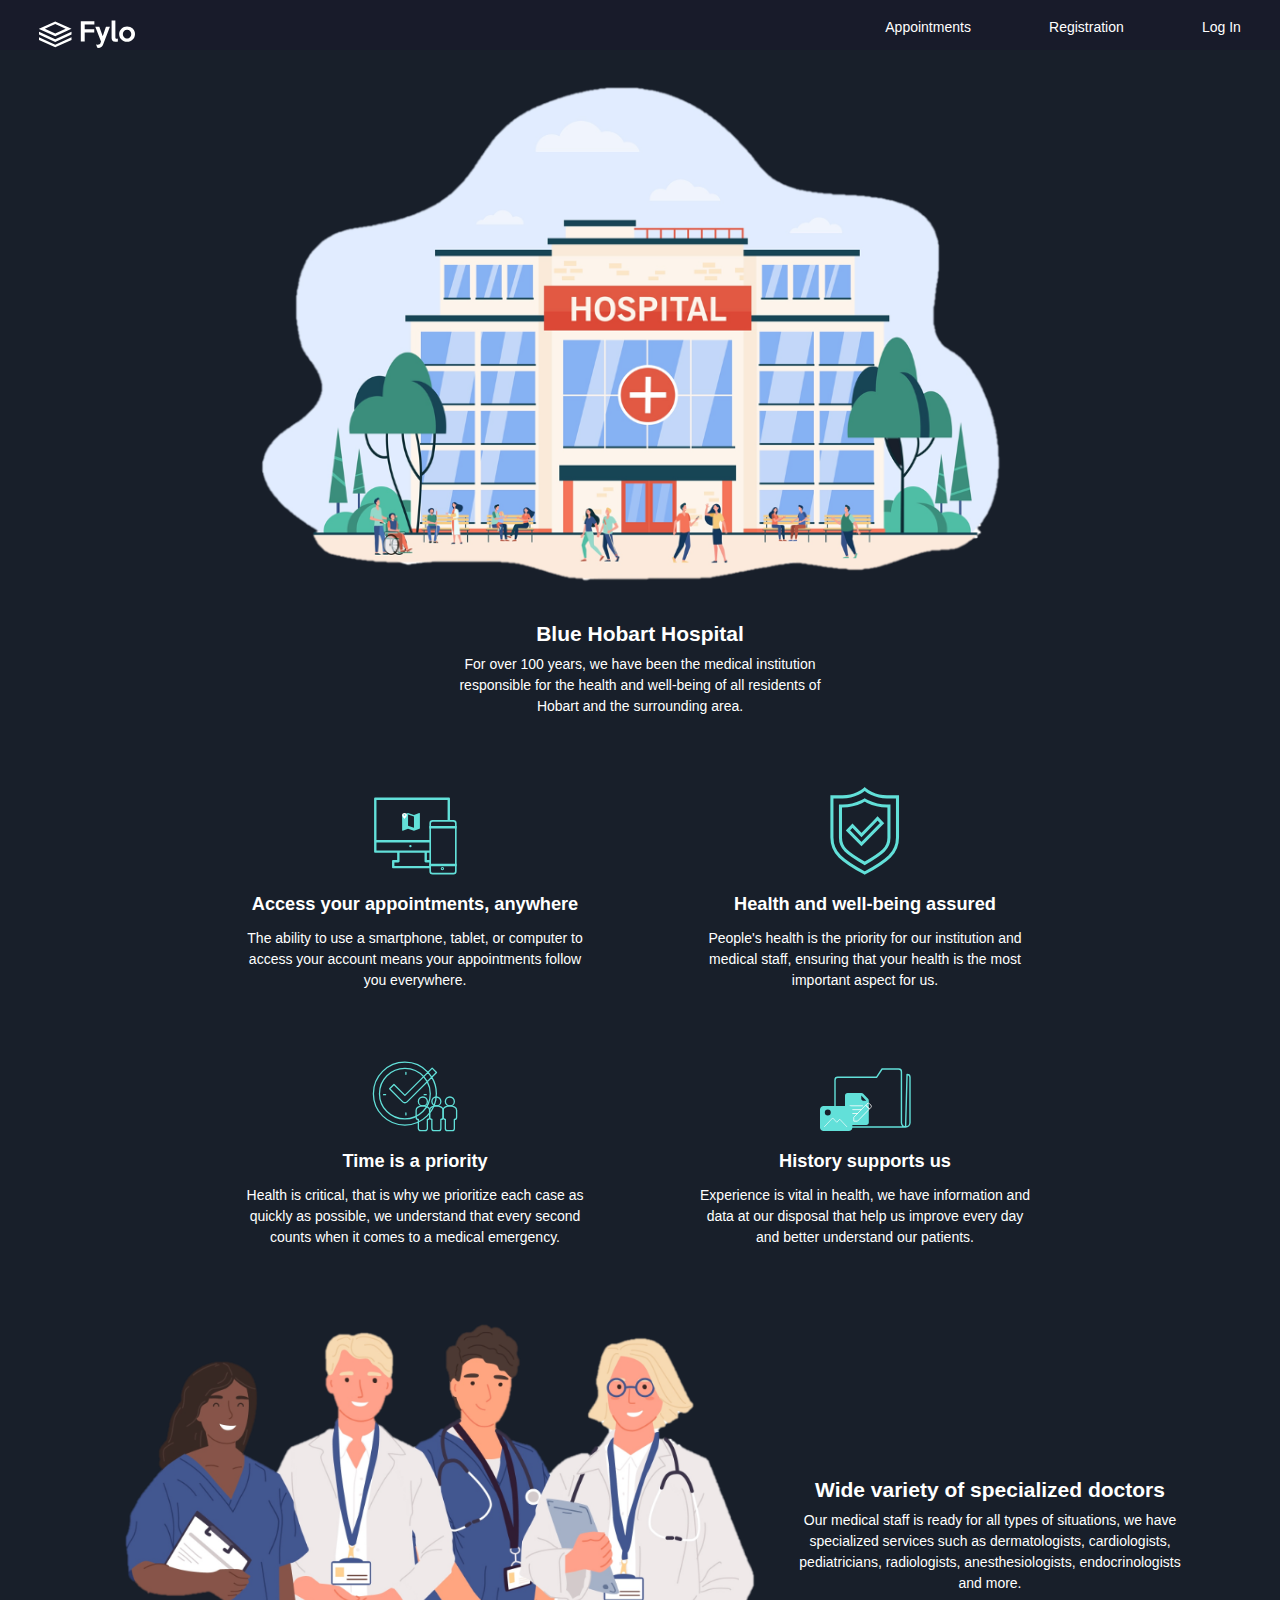
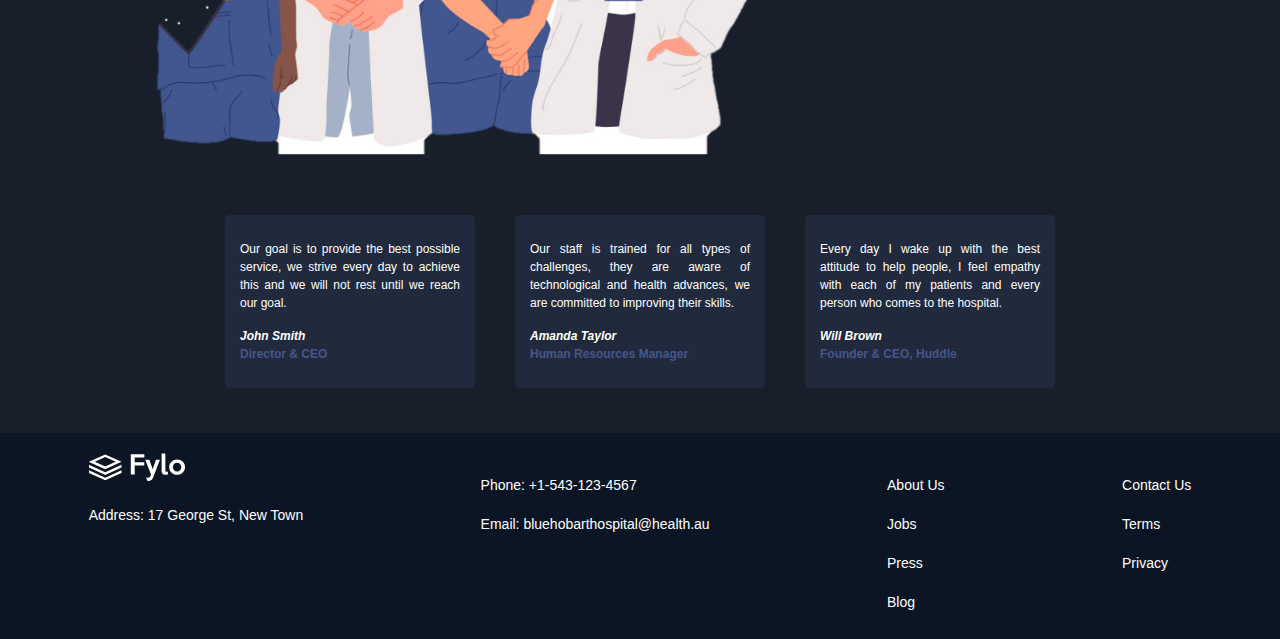
<file: index.html>
<!DOCTYPE html>
<html lang="en">

<head>
  <meta charset="UTF-8">
  <meta name="viewport" content="width=device-width, initial-scale=1.0">
  <!-- displays site properly based on user's device -->
  <title>Homepage</title>
  <link href="stylesheet.css" rel="stylesheet">
  <link href="https://fonts.google.com/specimen/Raleway" rel="stylesheet">
  <link href="https://fonts.google.com/specimen/Open+Sans" rel="stylesheet">
</head>

<body>
  <nav>
    <p><a href="index.html"><img src="images/logo.svg" alt="company logo" class="logo"></a></p>
    <p class="nav_item"><a href="appointment_site.html">Appointments</a></p>
    <p class="nav_item"><a href="registration.html">Registration</a></p>
    <p class="nav_item"><a href="login.html">Log In</a></p>
  </nav>

  <main>
    <header>
      <figure>
        <img src="images/hospital.png" alt="intro picture" class="main_images">
      </figure>

      <p class="headings">
        Blue Hobart Hospital
      </p>

      <p class="main_content">
        For over 100 years, we have been the medical institution responsible for
        the health and well-being of all residents of Hobart and the surrounding area.
      </p>
    </header>

    <section class="features">
      <div class="features_single">
        <figure>
          <img src="images/icon-access-anywhere.svg" class="second_images">
        </figure>
        <h1 class="second_headings">Access your appointments, anywhere</h1>
        <p class="second_content">
          The ability to use a smartphone, tablet, or computer to access your account means your
          appointments follow you everywhere.
        </p>
      </div>

      <div class="features_single">
        <figure>
          <img src="images/icon-security.svg" class="second_images">
        </figure>
        <h1 class="second_headings">Health and well-being assured</h1>
        <p class="second_content">
          People's health is the priority for our institution and medical staff, ensuring that
          your health is the most important aspect for us.
        </p>
      </div>

      <div class="features_single">
        <figure>
          <img src="images/icon-collaboration.svg" class="second_images">
        </figure>
        <h1 class="second_headings">Time is a priority</h1>
        <p class="second_content">
          Health is critical, that is why we prioritize each case as quickly as possible,
          we understand that every second counts when it comes to a medical emergency.
        </p>
      </div>

      <div class="features_single">
        <figure>
          <img src="images/icon-any-file.svg" class="second_images">
        </figure>
        <h1 class="second_headings">History supports us</h1>
        <p class="second_content">
          Experience is vital in health, we have information and data at our disposal that
          help us improve every day and better understand our patients.
        </p>
      </div>
    </section>

    <section class="doctors">
      <div class="doctors_picture">
        <figure>
          <img src="images/staff.png" class="main_images1">
        </figure>
      </div>
      <div class="doctors_information">
        <p class="headings">
          Wide variety of specialized doctors
        </p>
        <p class="main_content">
          Our medical staff is ready for all types of situations, we have specialized services
          such as dermatologists, cardiologists, pediatricians, radiologists, anesthesiologists,
          endocrinologists and more.
        </p>
        </di>
    </section>

    <section class="comments_section">
      <div class="comments">
        <p>
          Our goal is to provide the best possible service, we strive every day to achieve this
          and we will not rest until we reach our goal.
        </p>
        <div class="profile">
          <p class="author">John Smith</p>
          <p>Director & CEO</p>
        </div>
      </div>
      </div>

      <div class="comments">
        <p>
          Our staff is trained for all types of challenges, they are aware of technological and health
          advances, we are committed to improving their skills.
        </p>
        <div class="profile">
          <p class="author">Amanda Taylor</p>
          <p>Human Resources Manager</p>
        </div>
      </div>

      <div class="comments">
        <p>
          Every day I wake up with the best attitude to help people, I feel empathy with each of my
          patients and every person who comes to the hospital.
        </p>
        <div class="profile">
          <p class="author">Will Brown</p>
          <p>Founder & CEO, Huddle</p>
        </div>
      </div>
    </section>

  </main>

  <footer>
    <diV class="footer">
      <fig>
        <img src="images/logo.svg" alt="company logo" class="logo">
      </fig>
      <p class="footer_content">
        Address: 17 George St, New Town
      </p>
    </diV>

    <div class="footer">
      <p class="footer_content">Phone: +1-543-123-4567</p>
      <p class="footer_content">Email: bluehobarthospital@health.au</p>
    </div>

    <div class="footer">
      <p class="footer_content">About Us</p>
      <p class="footer_content">Jobs</p>
      <p class="footer_content">Press</p>
      <p class="footer_content">Blog</p>
    </div>

    <div class="footer">
      <p class="footer_content">Contact Us</p>
      <p class="footer_content">Terms</p>
      <p class="footer_content">Privacy</p>
    </div>
  </footer>


</body>

</html>
</file>
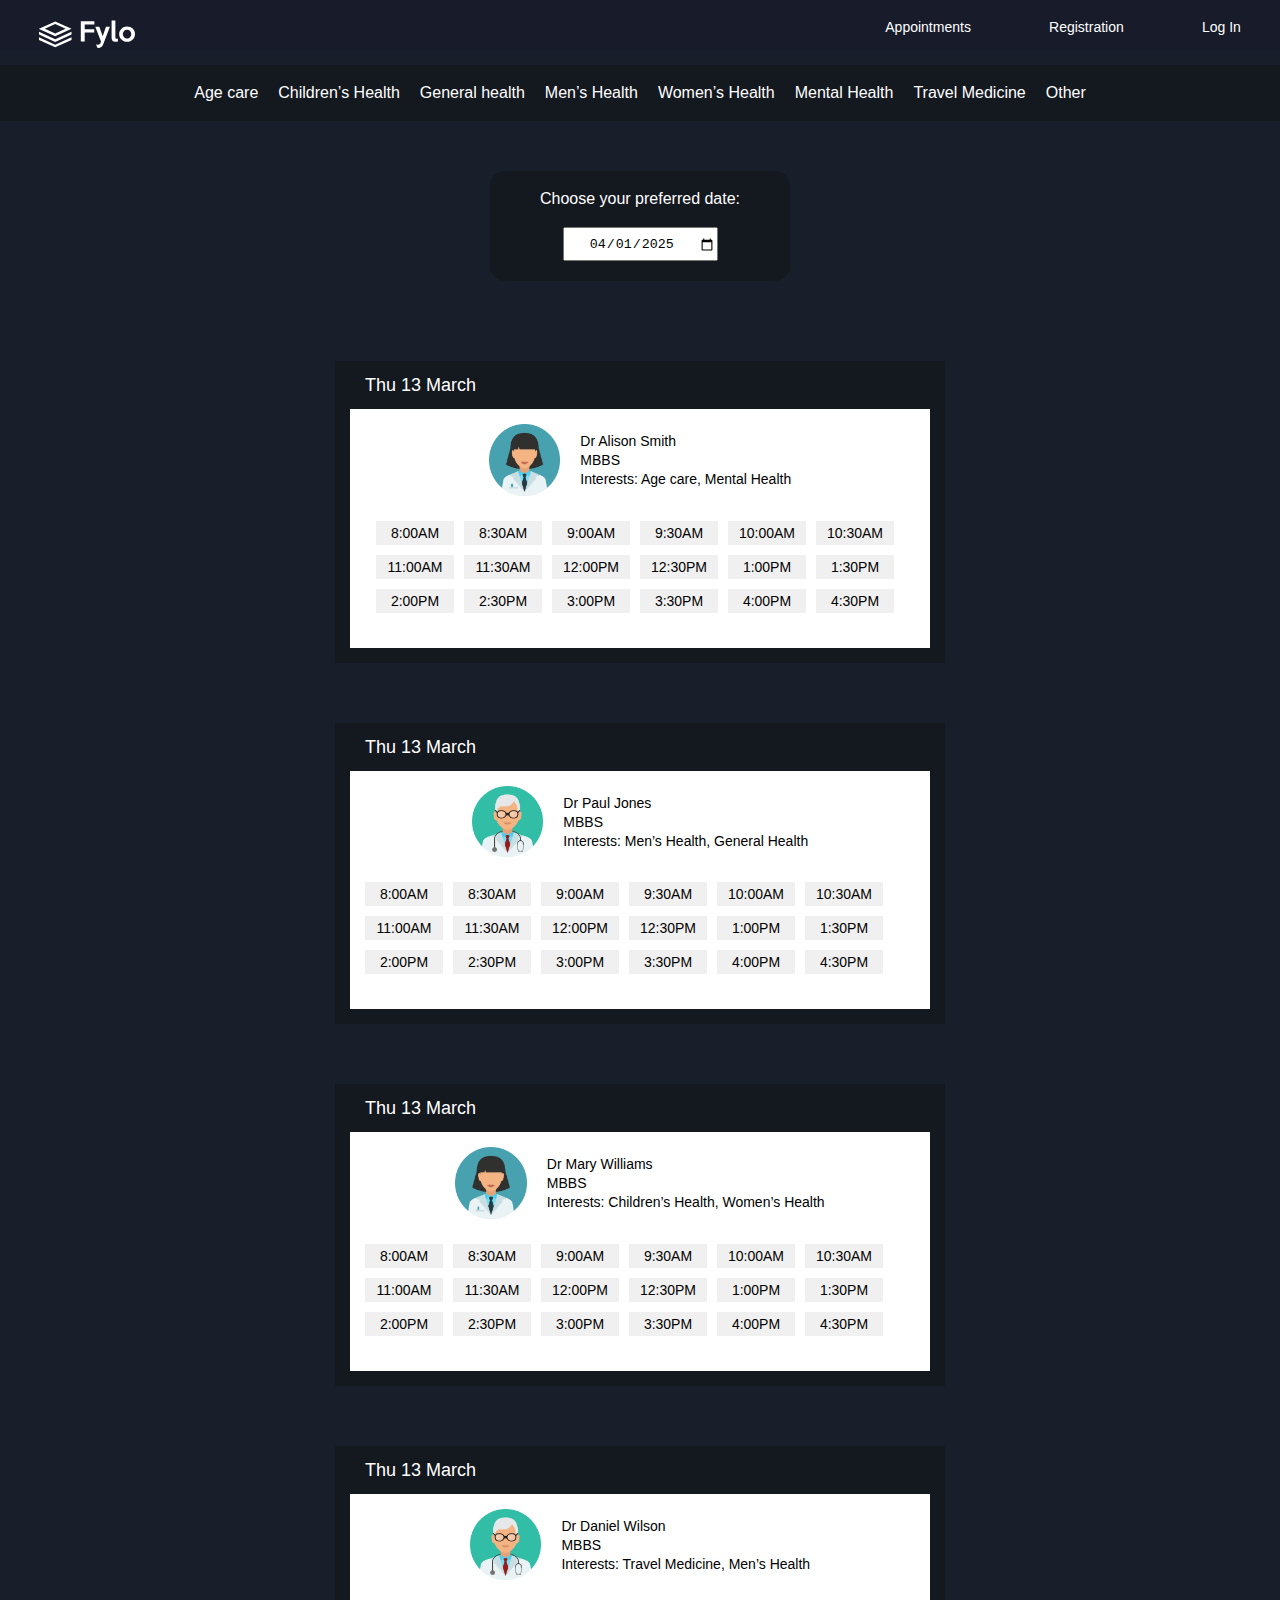
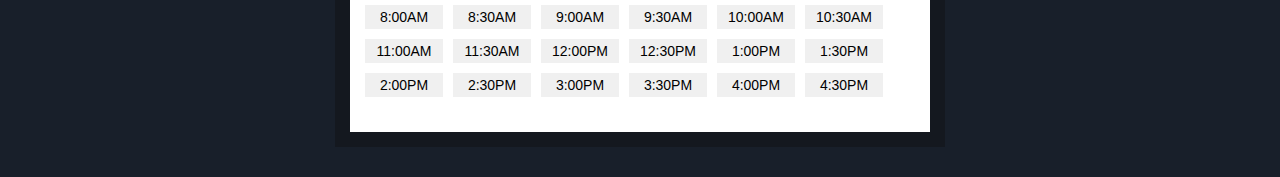
<file: appointment_site.html>
<!DOCTYPE html>
<html lang="en">

<head>
  <meta charset="UTF-8">
  <meta name="viewport" content="width=device-width, initial-scale=1.0">
  <title>Appointments</title>
  <link href="stylesheet_appointment_site.css" rel="stylesheet">
  <link href="https://fonts.google.com/specimen/Raleway" rel="stylesheet">
  <link href="https://fonts.google.com/specimen/Open+Sans" rel="stylesheet">
</head>

<body>
  <nav>
    <p><a href="index.html"><img src="images/logo.svg" alt="company logo" class="logo"></a></p>
    <p class="nav_item"><a href="appointment_site.html">Appointments</a></p>
    <p class="nav_item"> <a href="registration.html">Registration</a></p>
    <p class="nav_item"><a href="login.html">Log In</a></p>
  </nav>

  <div class="medical_area">
    <div class="medical_area_item">Age care</div>
    <div class="medical_area_item">Children’s Health</div>
    <div class="medical_area_item">General health</div>
    <div class="medical_area_item">Men’s Health</div>
    <div class="medical_area_item">Women’s Health</div>
    <div class="medical_area_item">Mental Health</div>
    <div class="medical_area_item">Travel Medicine</div>
    <div class="medical_area_item">Other</div>
  </div>

  <div class="calendar_section">
    <form>
      <label for="calendar">Choose your preferred date:</label>
      <input id="calendar" type="date" value="2025-04-01" min="2025-04-01" max="2025-12-31">
    </form>
  </div>

  <div class="time_table_section">
    <div class="time_table">
      <div class="date">Thu 13 March</div>
      <div class="doctor_information">
        <img class="doctor_profile_picture" src="images/doctor_profile_female.png"><br>
        <div class="doctor_profile_picture_information">
          <p>Dr Alison Smith</p>
          <p>MBBS</p>
          <p>Interests: Age care, Mental Health</p>
        </div>
      </div>
      <div class="time_hour">
        <table>
          <tr>
            <td>8:00AM</td>
            <td>8:30AM</td>
            <td>9:00AM</td>
            <td>9:30AM</td>
            <td>10:00AM</td>
            <td>10:30AM</td>

            <td>11:00AM</td>
            <td>11:30AM</td>
            <td>12:00PM</td>
            <td>12:30PM</td>
            <td>1:00PM</td>
            <td>1:30PM</td>

            <td>2:00PM</td>
            <td>2:30PM</td>
            <td>3:00PM</td>
            <td>3:30PM</td>
            <td>4:00PM</td>
            <td>4:30PM</td>
          </tr>
        </table>
      </div>
    </div>

    <div class="time_table">
      <div class="date">Thu 13 March</div>
      <div class="doctor_information">
        <img class="doctor_profile_picture" src="images/doctor_profile_male.png"><br>
        <div class="doctor_profile_picture_information">
          <p>Dr Paul Jones</p>
          <p>MBBS</p>
          <p>Interests: Men’s Health, General Health</p>
        </div>
      </div>
      <div class="time_hour">
        <table>
          <tr>
            <td>8:00AM</td>
            <td>8:30AM</td>
            <td>9:00AM</td>
            <td>9:30AM</td>
            <td>10:00AM</td>
            <td>10:30AM</td>
          </tr>

          <tr>
            <td>11:00AM</td>
            <td>11:30AM</td>
            <td>12:00PM</td>
            <td>12:30PM</td>
            <td>1:00PM</td>
            <td>1:30PM</td>
          </tr>

          <tr>
            <td>2:00PM</td>
            <td>2:30PM</td>
            <td>3:00PM</td>
            <td>3:30PM</td>
            <td>4:00PM</td>
            <td>4:30PM</td>
          </tr>
        </table>
      </div>
    </div>

    <div class="time_table">
      <div class="date">Thu 13 March</div>
      <div class="doctor_information">
        <img class="doctor_profile_picture" src="images/doctor_profile_female.png"><br>
        <div class="doctor_profile_picture_information">
          <p>Dr Mary Williams</p>
          <p>MBBS</p>
          <p>Interests: Children’s Health, Women’s Health</p>
        </div>
      </div>
      <div class="time_hour">
        <table>
          <tr>
            <td>8:00AM</td>
            <td>8:30AM</td>
            <td>9:00AM</td>
            <td>9:30AM</td>
            <td>10:00AM</td>
            <td>10:30AM</td>
          </tr>

          <tr>
            <td>11:00AM</td>
            <td>11:30AM</td>
            <td>12:00PM</td>
            <td>12:30PM</td>
            <td>1:00PM</td>
            <td>1:30PM</td>
          </tr>

          <tr>
            <td>2:00PM</td>
            <td>2:30PM</td>
            <td>3:00PM</td>
            <td>3:30PM</td>
            <td>4:00PM</td>
            <td>4:30PM</td>
          </tr>
        </table>
      </div>
    </div>

    <div class="time_table">
      <div class="date">Thu 13 March</div>
      <div class="doctor_information">
        <img class="doctor_profile_picture" src="images/doctor_profile_male.png"><br>
        <div class="doctor_profile_picture_information">
          <p>Dr Daniel Wilson</p>
          <p>MBBS</p>
          <p>Interests: Travel Medicine, Men’s Health</p>
        </div>
      </div>
      <div class="time_hour">
        <table>
          <tr>
            <td>8:00AM</td>
            <td>8:30AM</td>
            <td>9:00AM</td>
            <td>9:30AM</td>
            <td>10:00AM</td>
            <td>10:30AM</td>
          </tr>

          <tr>
            <td>11:00AM</td>
            <td>11:30AM</td>
            <td>12:00PM</td>
            <td>12:30PM</td>
            <td>1:00PM</td>
            <td>1:30PM</td>
          </tr>

          <tr>
            <td>2:00PM</td>
            <td>2:30PM</td>
            <td>3:00PM</td>
            <td>3:30PM</td>
            <td>4:00PM</td>
            <td>4:30PM</td>
          </tr>
        </table>
      </div>
    </div>
  </div>

  <!--<script src="script.js"></script>-->
</body>

</html>
</file>
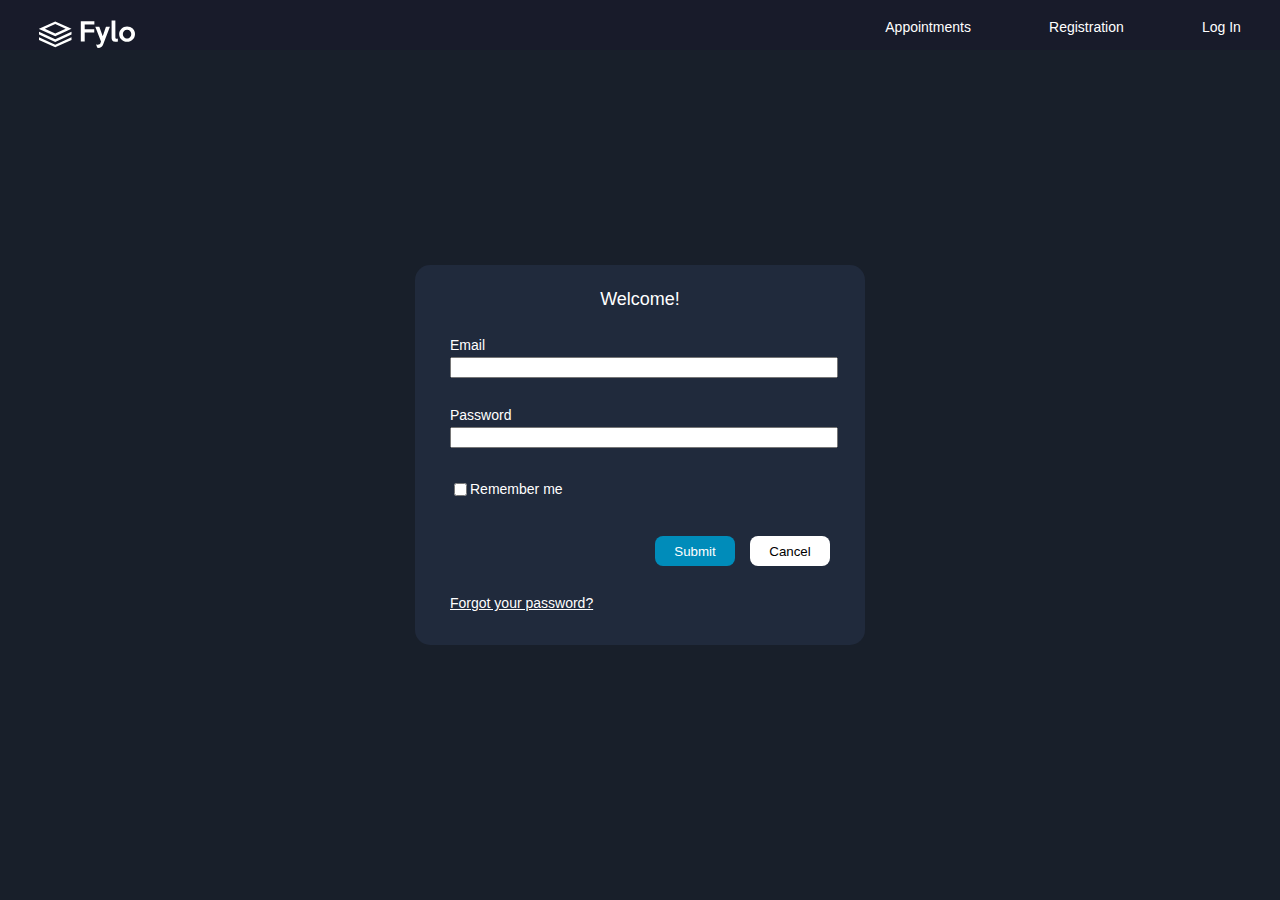
<file: login.html>
<!DOCTYPE html>
<html lang="en">

<head>
  <meta charset="UTF-8">
  <meta name="viewport" content="width=device-width, initial-scale=1.0">
  <!-- displays site properly based on user's device -->
  <title>Login</title>
  <link href="stylesheet_login.css" rel="stylesheet">
  <link href="https://fonts.google.com/specimen/Raleway" rel="stylesheet">
  <link href="https://fonts.google.com/specimen/Open+Sans" rel="stylesheet">
</head>

<body>
  <nav>
    <p><a href="index.html"><img src="images/logo.svg" alt="company logo" class="logo"></a></p>
    <p class="nav_item"><a href="appointment_site.html">Appointments</a></p>
    <p class="nav_item"><a href="registration.html">Registration</a></p>
    <p class="nav_item"><a href="login.html">Log In</a></p>
  </nav>

  <main class="mainForm">
    <div class="registration">

      <h1>Welcome!</h1>
      <form action="/action_page.php" method="get" id="form1">


        <div class="form_class_main">
          <div class="form_class">
            <label for="email">Email</label><br>
            <input id="email" type="email" required><br>
          </div>


          <div class="form_class">
            <label for="password">Password</label><br>
            <input id="password" type="password" required pattern="(?=.*\d)(?=.*[a-z])(?=.*[A-Z]).{8,}"
              title="Must contain at least one  number and one uppercase and lowercase letter, and at least 8 or more characters"><br>
          </div>
        </div>


        <div class="form_class">
          <div class="checkboxInput">
            <input id="checkbox" type="checkbox" required class="inputInLine">
            <label for="checkbox" class="checkboxInLine">Remember me</label><br>
          </div>
        </div>
        

        <div class="buttonSection">
          <label for="submit"></label>
          <button id="submit" type="submit" class="submitButton" form="form1" value="Submit">Submit</button>

          <label for="cancel"></label>
          <button id="cancel" type="reset" class="cancelButton">Cancel</button>
        </div>

        <div class="form_class">
          <p><a href="#" class="forgot_password">Forgot your password?</a></p>
        </div>

      </form>

    </div>

  </main>





</body>

</html>
</file>
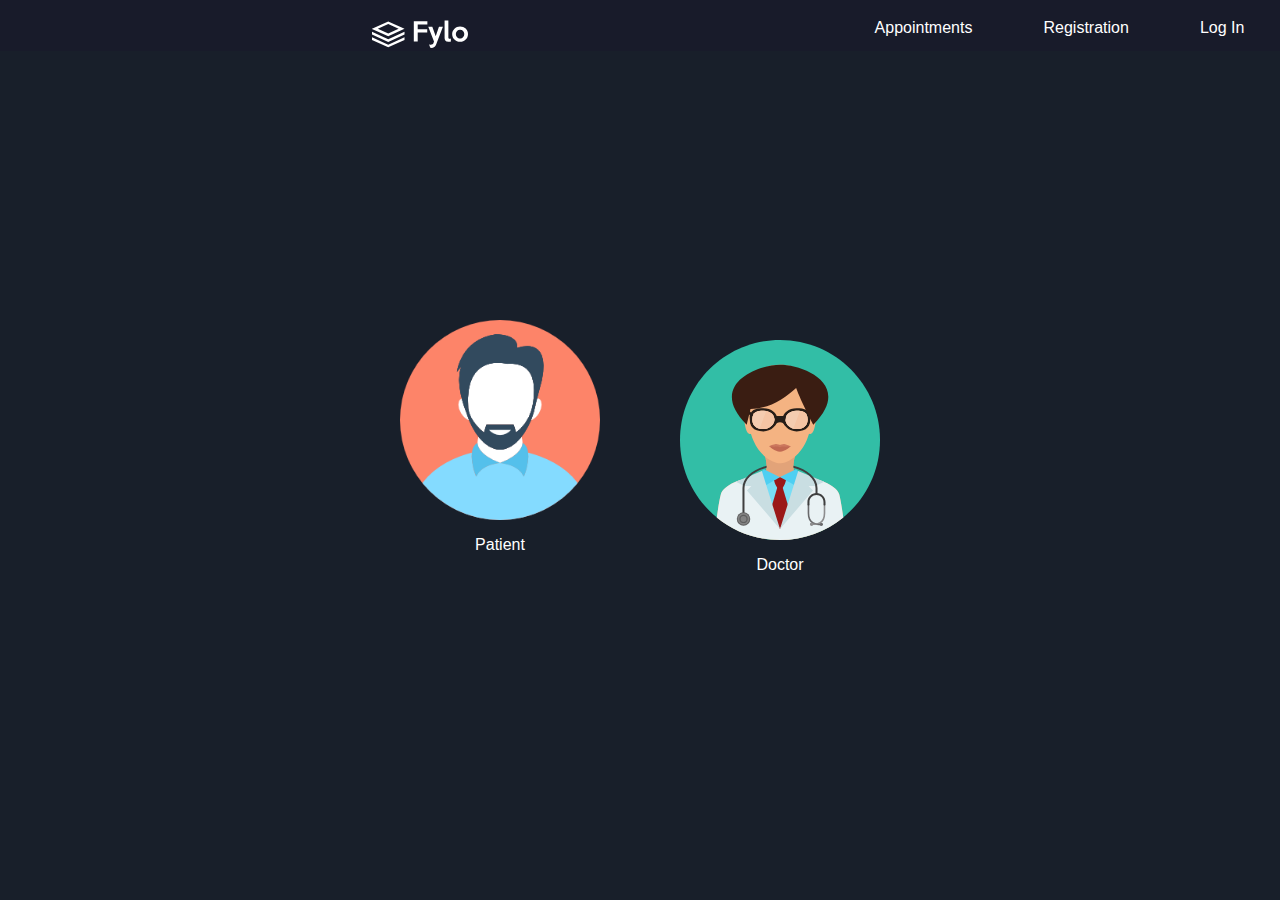
<file: registration.html>
<!DOCTYPE html>
<html lang="en">

<head>
  <meta charset="UTF-8">
  <meta name="viewport" content="width=device-width, initial-scale=1.0">
  <!-- displays site properly based on user's device -->
  <title>Login</title>
  <link href="stylesheet_registration.css" rel="stylesheet">
  <link href="https://fonts.google.com/specimen/Raleway" rel="stylesheet">
  <link href="https://fonts.google.com/specimen/Open+Sans" rel="stylesheet">
</head>

<body>
  <nav>
    <p><a href="index.html"><img src="images/logo.svg" alt="company logo" class="logo"></a></p>
    <p class="nav_item"><a href="appointment_site.html">Appointments</a></p>
    <p class="nav_item"><a href="registration.html">Registration</a></p>
    <p class="nav_item"><a href="login.html">Log In</a></p>
  </nav>

<main class="type_login">
  <div class="type_login_1">
    <div><a href="registration_patients.html"><img src="images/patient.png" class="img_profile"></div>
    <p>Patient</p>
  </div>
  <div>
    <div><a href="registration_doctors.html"><img src="images/doctor.svg" class="img_profile"></div>
    <p>Doctor</p>
  </div>
</main>




</body>

</html>
</file>
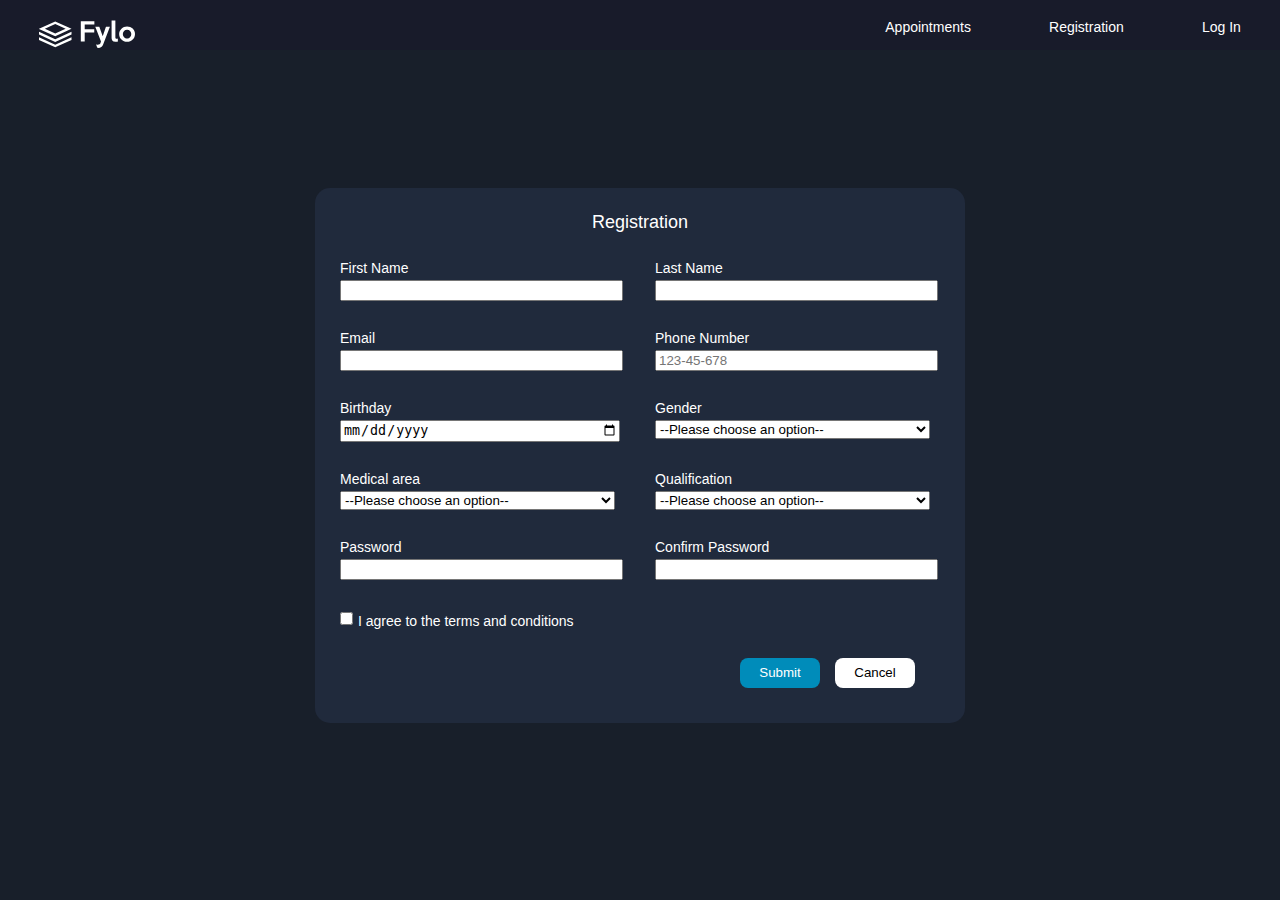
<file: registration_doctors.html>
<!DOCTYPE html>
<html lang="en">

<head>
  <meta charset="UTF-8">
  <meta name="viewport" content="width=device-width, initial-scale=1.0">
  <!-- displays site properly based on user's device -->
  <title>Registration</title>
  <link href="stylesheet_registration_doctors.css" rel="stylesheet">
  <link href="https://fonts.google.com/specimen/Raleway" rel="stylesheet">
  <link href="https://fonts.google.com/specimen/Open+Sans" rel="stylesheet">
</head>

<body>
  <nav>
    <p><a href="index.html"><img src="images/logo.svg" alt="company logo" class="logo"></a></p>
    <p class="nav_item"><a href="appointment_site.html">Appointments</a></p>
    <p class="nav_item"> <a href="registration.html">Registration</a></p>
    <p class="nav_item"><a href="login.html">Log In</a></p>
  </nav>

  <main class="mainForm">
    <div class="registration">

      <h1>Registration</h1>
      <form action="/action_page.php" method="get" id="form1">

        <div class="form_class_main">
          <div class="form_class">
            <label for="firstName" class="labels">First Name</label><br>
            <input id="firstName" type="text" required><br>
          </div>


          <div class="form_class">
            <label for="lastName">Last Name</label><br>
            <input id="lastName" type="text" required><br>
          </div>
        </div>

        <div class="form_class_main">
          <div class="form_class">
            <label for="email">Email</label><br>
            <input id="email" type="email" required><br>
          </div>


          <div class="form_class">
            <label for="phone_number">Phone Number</label><br>
            <input id="phone_number" type="tel" required placeholder="123-45-678"
              pattern="[0-9]{3}-[0-9]{2}-[0-9]{3}"><br>
          </div>
        </div>

        <div class="form_class_main">
          <div class="form_class">
            <label for="birthday">Birthday</label><br>
            <input id="birthday" type="date" required><br>
          </div>

          <div class="form_class">
            <label for="gender">Gender</label><br>
            <select id="gender" type="text" required><br>
              <option>--Please choose an option--</option>
              <option>Male</option>
              <option>Female</option>
              <option>No binario</option>
              <option>Prefer no to say</option>
            </select>
          </div>
        </div>

        <div class="form_class_main">
          <div class="form_class">
            <label for="medical_area">Medical area</label><br>
            <select id="medical_area" type="text" required><br>
              <option>--Please choose an option--</option>
              <option>Age care</option>
              <option>Children’s Health</option>
              <option>General healt</option>
              <option>Men’s Health</option>
              <option>Women’s Health</option>
              <option>Mental Health</option>
              <option>Travel Medicine</option>
              <option>Other</option>
            </select>
          </div>

          <div class="form_class">
            <label for="qualification">Qualification</label><br>
            <select id="gqualification" type="text" required><br>
              <option>--Please choose an option--</option>
              <option>FRACGP</option>
              <option>FRACP</option>
              <option>FRCP</option>
              <option>MBBS</option>
              <option>MBChB</option>
              <option>MRCP (UK)</option>
              <option>FACRRM</option>
              <option>Other</option>
            </select>
          </div>
        </div>

        <div class="form_class_main">
          <div class="form_class">
            <label for="password">Password</label><br>
            <input id="password" type="password" required pattern="(?=.*\d)(?=.*[a-z])(?=.*[A-Z]).{8,}"
              title="Must contain at least one  number and one uppercase and lowercase letter, and at least 8 or more characters"><br>
          </div>

          <div class="form_class">
            <label for="confirmPassword">Confirm Password</label><br>
            <input id="confirmPassword" type="password" required pattern="(?=.*\d)(?=.*[a-z])(?=.*[A-Z]).{8,}"><br>
          </div>
        </div>

        
        <div class="form_class">
          <div class="checkboxInput">
            <input id="checkbox" type="checkbox" required class="inputInLine">
            <label for="checkbox" class="checkboxInLine">I agree to the terms and conditions</label><br>
          </div>
        </div>
        

        <div class="buttonSection">
          <label for="submit"></label>
          <button id="submit" type="submit" class="submitButton" form="form1" value="Submit">Submit</button>

          <label for="cancel"></label>
          <button id="cancel" type="reset" class="cancelButton">Cancel</button>
        </div>

      </form>

    </div>

  </main>





</body>

</html>
</file>
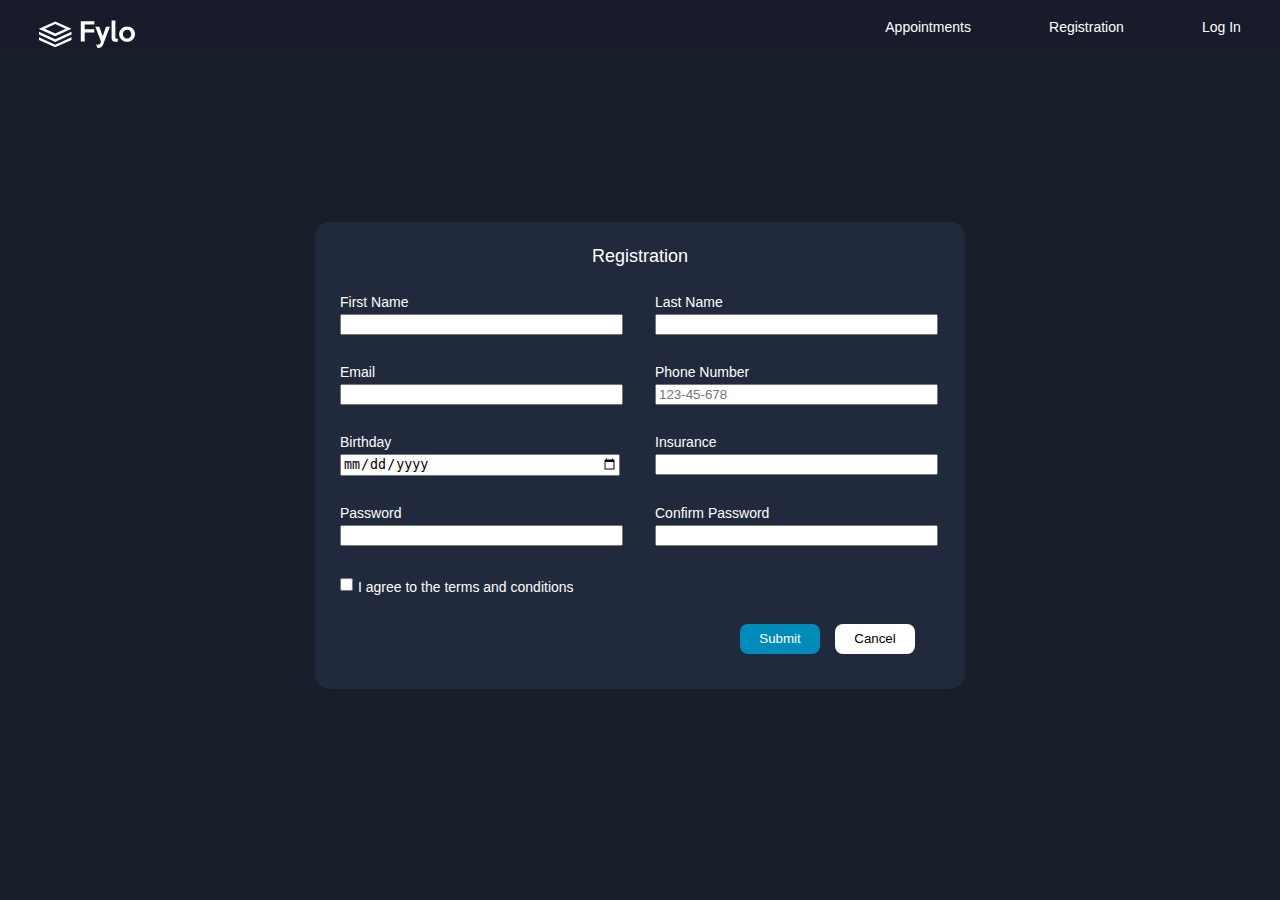
<file: registration_patients.html>
<!DOCTYPE html>
<html lang="en">

<head>
  <meta charset="UTF-8">
  <meta name="viewport" content="width=device-width, initial-scale=1.0">
  <!-- displays site properly based on user's device -->
  <title>Registration</title>
  <link href="stylesheet_registration_patients.css" rel="stylesheet">
  <link href="https://fonts.google.com/specimen/Raleway" rel="stylesheet">
  <link href="https://fonts.google.com/specimen/Open+Sans" rel="stylesheet">
</head>

<body>
  <nav>
    <p><a href="index.html"><img src="images/logo.svg" alt="company logo" class="logo"></a></p>
    <p class="nav_item"><a href="appointment_site.html">Appointments</a></p>
    <p class="nav_item"> <a href="registration.html">Registration</a></p>
    <p class="nav_item"><a href="login.html">Log In</a></p>
  </nav>

  <main class="mainForm">
    <div class="registration">

      <h1>Registration</h1>
      <form action="/action_page.php" method="get" id="form1">

        <div class="form_class_main">
          <div class="form_class">
            <label for="firstName" class="labels">First Name</label><br>
            <input id="firstName" type="text" required><br>
          </div>


          <div class="form_class">
            <label for="lastName">Last Name</label><br>
            <input id="lastName" type="text" required><br>
          </div>
        </div>

        <div class="form_class_main">
          <div class="form_class">
            <label for="email">Email</label><br>
            <input id="email" type="email" required><br>
          </div>


          <div class="form_class">
            <label for="phone_number">Phone Number</label><br>
            <input id="phone_number" type="tel" required placeholder="123-45-678"
              pattern="[0-9]{3}-[0-9]{2}-[0-9]{3}"><br>
          </div>
        </div>

        <div class="form_class_main">
          <div class="form_class">
            <label for="birthday">Birthday</label><br>
            <input id="birthday" type="date" required><br>
          </div>

          <div class="form_class">
            <label for="insurance">Insurance</label><br>
            <input id="insurance" type="text" required><br>
          </div>
        </div>

        <div class="form_class_main">
          <div class="form_class">
            <label for="password">Password</label><br>
            <input id="password" type="password" required pattern="(?=.*\d)(?=.*[a-z])(?=.*[A-Z]).{8,}"
              title="Must contain at least one  number and one uppercase and lowercase letter, and at least 8 or more characters"><br>
          </div>

          <div class="form_class">
            <label for="confirmPassword">Confirm Password</label><br>
            <input id="confirmPassword" type="password" required pattern="(?=.*\d)(?=.*[a-z])(?=.*[A-Z]).{8,}"><br>
          </div>
        </div>

        
        <div class="form_class">
          <div class="checkboxInput">
            <input id="checkbox" type="checkbox" required class="inputInLine">
            <label for="checkbox" class="checkboxInLine">I agree to the terms and conditions</label><br>
          </div>
        </div>
        

        <div class="buttonSection">
          <label for="submit"></label>
          <button id="submit" type="submit" class="submitButton" form="form1" value="Submit">Submit</button>

          <label for="cancel"></label>
          <button id="cancel" type="reset" class="cancelButton">Cancel</button>
        </div>

      </form>

    </div>

  </main>





</body>

</html>
</file>
<file: stylesheet.css>
/* http://meyerweb.com/eric/tools/css/reset/ 
   v2.0 | 20110126
   License: none (public domain)
*/

html, body, div, span, applet, object, iframe,
h1, h2, h3, h4, h5, h6, p, blockquote, pre,
a, abbr, acronym, address, big, cite, code,
del, dfn, em, img, ins, kbd, q, s, samp,
small, strike, strong, sub, sup, tt, var,
b, u, i, center,
dl, dt, dd, ol, ul, li,
fieldset, form, label, legend,
table, caption, tbody, tfoot, thead, tr, th, td,
article, aside, canvas, details, embed, 
figure, figcaption, footer, header, hgroup, 
menu, nav, output, ruby, section, summary,
time, mark, audio, video {
	margin: 0;
	padding: 0;
	border: 0;
	font-size: 100%;
	font: inherit;
	vertical-align: baseline;
}
/* HTML5 display-role reset for older browsers */
article, aside, details, figcaption, figure, 
footer, header, hgroup, menu, nav, section {
	display: block;
}
body {
	line-height: 1;
}
ol, ul {
	list-style: none;
}
blockquote, q {
	quotes: none;
}
blockquote:before, blockquote:after,
q:before, q:after {
	content: '';
	content: none;
}
table {
	border-collapse: collapse;
	border-spacing: 0;
}

body {
    background-color: hsl(218, 28%, 13%);
    color: white;
    font-size: 14px;
    font-family: "Open Sans", sans-serif;
}

nav {
    display: flex;
    justify-content: space-around;
    align-items: flex-start;
    font-size: 14px;
    font-family: "Raleway", sans-serif;
    font-weight: 400;
    padding-top: 20px;
    background-color: hsl(230, 28%, 13%);
}

nav p:nth-of-type(1) {
    width: 30%;
}

a {
    color: inherit;
    text-decoration: none;
}


main {
    display: flex;
    flex-direction: column;
    align-items: center;
    margin: 20px 40px;
}

.main_images {
    display: block;
    margin-left: auto;
    margin-right: auto;
    width: 100%;
    margin-bottom: 20px;
}

.main_images1 {
    display: block;
    margin-left: auto;
    margin-right: auto;
    width: 100%;
    margin-bottom: 20px;
}

.headings {
    font-family: "Raleway", sans-serif;
    font-weight: 700;
    font-size: 1.5em;
    text-align: center;
}

.main_content {
    text-align: center;
    margin-top: 10px;
    margin-bottom: 70px;
    line-height: 1.5;
}

.second_images {
    display: block;
    margin-left: auto;
    margin-right: auto;
}

.second_headings {
    font-family: "Raleway", sans-serif;
    font-weight: 700;
    font-size: 1.3em;
    text-align: center;
    margin-top: 20px;
    margin-bottom: 15px;
}

.second_content {
    text-align: center;
    margin-bottom: 70px;
    line-height: 1.5;
}

.comments {
    background-color: hsl(219, 30%, 18%);
    width: 220px;
    border-radius: 5px;
    padding: 25px 15px;
    margin-bottom: 25px;
    font-size: 12px;
    line-height: 1.5;
    text-align: justify;
}

footer {
    background-color: hsl(216, 53%, 9%);
    width: 100%;
    margin: 0px;
}

.logo {
    width: 96px;
}

.profile {
    margin-top: 15px;
    color: #46568C;
    font-weight: bolder;
}

.author {
    color: white;
    font-style: italic;
}

footer {
    padding-bottom: 30px;
}

.footer {
    padding-top: 20px;
    margin-left: 40px;
    margin-right: 40px;
}

.footer_content {
    margin-top: 25px;
}

@media (min-width: 850px) {

    nav p:nth-of-type(1) {
        width: 60%;
    }

    main {
        display: flex;
        flex-direction: column;
        align-items: center;
        justify-content: center;
        margin-left: 0px;
        margin-right: 0px;
        width: 100%;
    }

    header {
        display: flex;
        flex-direction: column;
        align-items: center;
        justify-content: center;
    }

    .main_images {
        width: 850px;
    }

    .headings {
        width: 100%;
    }

    .main_content {
        width: 400px;
    }

    .features {
        display: flex;
        flex-direction: row;
        align-items: baseline;
        justify-content: space-between;
        width: 850px;
        flex-wrap: wrap;
    }

    .features_single {
        width: 400px;
        display: flex;
        flex-direction: column;
        align-items: center;
        justify-content: center;
    }

    .second_headings {
        width: 330px;
    }

    .second_content {
        width: 340px;
    }

    .main_images1 {
        margin-bottom: 0px;
        min-width: 400px;
    }

    .doctors {
   
        display: flex;
        flex-direction: row;
        align-items: center;
        margin-bottom: 60px;
        min-width: 850px;
        max-width: 1100px;
        margin-left: 20px;
        margin-right: 20px;
 
    }

    div .main_content:nth-last-child(1) {
        margin-bottom: 0px;
    }

    .doctors_picture {
        
    }

    .doctors_information {
        display: flex;
        flex-direction: column;
        align-items: center;
        min-width: 400px;

    }

    .comments_section {
        display: flex;
        flex-direction: row;
        justify-content: space-around;

    }

    .comments {
        margin-right: 20px;
        margin-left: 20px;
    }

    footer {
        width: 100%;


        display: flex;
        justify-content: space-around;
    }

    

}

@media (max-width: 850px) and (min-width: 576px) {


    nav p:nth-of-type(1) {
        width: 60%;
    }

    main {
        width: 400px;
        display: flex;
        flex-direction: column;
        align-items: center;
        justify-content: center;
        margin-left: auto;
        margin-right: auto;
    }
}
</file>
<file: stylesheet_appointment_site.css>
/* http://meyerweb.com/eric/tools/css/reset/ 
   v2.0 | 20110126
   License: none (public domain)
*/

html,
body,
div,
span,
applet,
object,
iframe,
h1,
h2,
h3,
h4,
h5,
h6,
p,
blockquote,
pre,
a,
abbr,
acronym,
address,
big,
cite,
code,
del,
dfn,
em,
img,
ins,
kbd,
q,
s,
samp,
small,
strike,
strong,
sub,
sup,
tt,
var,
b,
u,
i,
center,
dl,
dt,
dd,
ol,
ul,
li,
fieldset,
form,
label,
legend,
table,
caption,
tbody,
tfoot,
thead,
tr,
th,
td,
article,
aside,
canvas,
details,
embed,
figure,
figcaption,
footer,
header,
hgroup,
menu,
nav,
output,
ruby,
section,
summary,
time,
mark,
audio,
video {
    margin: 0;
    padding: 0;
    border: 0;
    font-size: 100%;
    font: inherit;
    vertical-align: baseline;
}

/* HTML5 display-role reset for older browsers */
article,
aside,
details,
figcaption,
figure,
footer,
header,
hgroup,
menu,
nav,
section {
    display: block;
}

body {
    line-height: 1;
}

ol,
ul {
    list-style: none;
}

blockquote,
q {
    quotes: none;
}

blockquote:before,
blockquote:after,
q:before,
q:after {
    content: '';
    content: none;
}

table {
    border-collapse: collapse;
    border-spacing: 0;
}


body {
    background-color: hsl(218, 28%, 13%);
    color: white;
    font-size: 14px;
    font-family: "Open Sans", sans-serif;
}

nav {
    display: flex;
    justify-content: space-around;
    align-items: flex-start;
    font-size: 14px;
    font-family: "Raleway", sans-serif;
    font-weight: 400;
    padding-top: 20px;
    background-color: hsl(230, 28%, 13%);
}

nav p:nth-of-type(1) {
    width: 30%;
}

a {
    color: inherit;
    text-decoration: none;
}

.logo {
    width: 96px;
}

.medical_area {
    background-color: rgb(20, 24, 31);
    display: flex;
    justify-content: center;
    align-items: center;
    margin-top: 15px;
    padding: 15px;
    font-size: 16px;
    text-align: center;
    flex-wrap: wrap;
}

.medical_area_item {
    margin: 5px 10px;
}

.calendar_section{
    margin: 50px 10px;
    background-color: rgb(20, 24, 31);
    width: 300px;
    margin-left: auto;
    margin-right: auto;
    border-radius: 15px;
    font-size: 16px;
}

form {
    display: flex;
    flex-direction: column;
    align-items: center;
    justify-content: center;
    margin-left: auto;
    margin-right: auto;
}

label {
    padding-top: 20px;
    padding-bottom: 20px;
}

input {
   width: 50%;
   height: 30px;
   text-align: center;
   margin-bottom: 20px;
}

.time_table_section {
    display: flex;
    flex-direction: column;
    align-items: center;
}

.time_table {
    color: black;
    border-left: 15px solid rgb(20, 24, 31);
    border-right: 15px solid rgb(20, 24, 31);
    border-bottom: 15px solid rgb(20, 24, 31);
    background-color: white;
    margin: 30px 10px;
    max-width: 580px;
}

.date {
    color: white;
    background-color: rgb(20, 24, 31);
    font-size: 18px;
    font-weight: 500;
    padding: 15px;
}

.doctor_information {
    padding: 15px 15px 0px 15px;
    display: flex;
    justify-content: center;
    align-items: center;
}

.doctor_profile_picture_information {
    display: flex;
    flex-direction: column;
}

.doctor_profile_picture_information p {
    margin-bottom: 5px;
}

.doctor_profile_picture_information p:nth-of-type(3) {
    margin-bottom: 0px;
}

.time_hour {
    padding: 15px;
}

table {
    border-collapse: separate;
    border-spacing: 0px 10px;
}

td {
    padding: 5px;
    background-color: rgb(240, 240, 240);
    width: 68px;
    margin-right: 10px;
    margin-bottom: 10px;
    text-align: center;
}



td:hover {
    background-color: rgb(20, 24, 31);
    color: white;
}

tr {
    display: flex;
    justify-content: center;
    flex-wrap: wrap;
}

.doctor_profile_picture {
    width: 13%;
    margin-right: 20px;
}


@media (min-width: 850px) {

    nav p:nth-of-type(1) {
        width: 60%;
    }

    
}

@media (max-width: 850px) and (min-width: 576px) {

    nav p:nth-of-type(1) {
        width: 60%;
    }

  
}
</file>
<file: stylesheet_login.css>
/* http://meyerweb.com/eric/tools/css/reset/ 
   v2.0 | 20110126
   License: none (public domain)
*/

html,
body,
div,
span,
applet,
object,
iframe,
h1,
h2,
h3,
h4,
h5,
h6,
p,
blockquote,
pre,
a,
abbr,
acronym,
address,
big,
cite,
code,
del,
dfn,
em,
img,
ins,
kbd,
q,
s,
samp,
small,
strike,
strong,
sub,
sup,
tt,
var,
b,
u,
i,
center,
dl,
dt,
dd,
ol,
ul,
li,
fieldset,
form,
label,
legend,
table,
caption,
tbody,
tfoot,
thead,
tr,
th,
td,
article,
aside,
canvas,
details,
embed,
figure,
figcaption,
footer,
header,
hgroup,
menu,
nav,
output,
ruby,
section,
summary,
time,
mark,
audio,
video {
    margin: 0;
    padding: 0;
    border: 0;
    font-size: 100%;
    font: inherit;
    vertical-align: baseline;
}

/* HTML5 display-role reset for older browsers */
article,
aside,
details,
figcaption,
figure,
footer,
header,
hgroup,
menu,
nav,
section {
    display: block;
}

body {
    line-height: 1;
}

ol,
ul {
    list-style: none;
}

blockquote,
q {
    quotes: none;
}

blockquote:before,
blockquote:after,
q:before,
q:after {
    content: '';
    content: none;
}

table {
    border-collapse: collapse;
    border-spacing: 0;
}


body {
    background-color: hsl(218, 28%, 13%);
    color: white;
    font-size: 14px;
    font-family: "Open Sans", sans-serif;
}

nav {
    display: flex;
    justify-content: space-around;
    align-items: flex-start;
    font-size: 14px;
    font-family: "Raleway", sans-serif;
    font-weight: 400;
    padding-top: 20px;
    background-color: hsl(230, 28%, 13%);
}

nav p:nth-of-type(1) {
    width: 30%;
}

a {
    color: inherit;
    text-decoration: none;
}

.forgot_password {
    margin-top: 30px;
    text-decoration: underline;
}

.logo {
    width: 96px;
}

main {
    display: flex;
    flex-direction: column;
    justify-content: center;
    align-items: center;
    height: 90vh;
    color: white;
    font-weight: 400;
}


.registration {
    background-color: hsl(219, 30%, 18%);
    width: 80%;
    max-width: 400px;
    border-radius: 15px;
    padding: 25px;
    text-align: left;
}

h1 {
    font-size: 18px;
    text-align: center;
    margin-bottom: 20px;
}

form {
    padding: 10px;
}

input {
    width: 100%;
    margin-top: 5px;
    margin-bottom: 30px;
}

.checkboxInput {
    display: flex;
    flex-direction: row;
    justify-content: flex-start;
    align-items: flex-start;
}

.checkboxInLine {
    padding-top: 4px;
}

.inputInLine {
    width: auto;
}

.buttonSection {
    margin-top: 10px;
    margin-bottom: 30px;
    display: flex;
        flex-direction: row;
        justify-content: flex-end;
}

.submitButton {
    background-color: #008CBA;
    color: white;
    width: 80px;
    height: 30px;
    border-radius: 8px;
    border: none;
    margin-right: 15px;
}

.cancelButton {
    background-color: white;
    color: black;
    width: 80px;
    height: 30px;
    border-radius: 8px;
    border: none;
}

@media (min-width: 850px) {

    nav p:nth-of-type(1) {
        width: 60%;
    }

    main {
        display: flex;
        flex-direction: column;
        justify-content: center;
        align-items: center;
        height: 90vh;
        margin-top: 0px;
        margin-bottom: 0px;
        color: white;
        font-weight: 400;
    }

}

@media (max-width: 850px) and (min-width: 576px) {

    nav p:nth-of-type(1) {
        width: 60%;
    }

    main {
        display: flex;
        flex-direction: column;
        justify-content: center;
        align-items: center;
        height: 90vh;
        margin-top: 0px;
        margin-bottom: 0px;
        color: white;
        font-weight: 400;
    }

    
}
</file>
<file: stylesheet_registration.css>
/* http://meyerweb.com/eric/tools/css/reset/ 
   v2.0 | 20110126
   License: none (public domain)
*/

html,
body,
div,
span,
applet,
object,
iframe,
h1,
h2,
h3,
h4,
h5,
h6,
p,
blockquote,
pre,
a,
abbr,
acronym,
address,
big,
cite,
code,
del,
dfn,
em,
img,
ins,
kbd,
q,
s,
samp,
small,
strike,
strong,
sub,
sup,
tt,
var,
b,
u,
i,
center,
dl,
dt,
dd,
ol,
ul,
li,
fieldset,
form,
label,
legend,
table,
caption,
tbody,
tfoot,
thead,
tr,
th,
td,
article,
aside,
canvas,
details,
embed,
figure,
figcaption,
footer,
header,
hgroup,
menu,
nav,
output,
ruby,
section,
summary,
time,
mark,
audio,
video {
    margin: 0;
    padding: 0;
    border: 0;
    font-size: 100%;
    font: inherit;
    vertical-align: baseline;
}

/* HTML5 display-role reset for older browsers */
article,
aside,
details,
figcaption,
figure,
footer,
header,
hgroup,
menu,
nav,
section {
    display: block;
}

body {
    line-height: 1;
}

ol,
ul {
    list-style: none;
}

blockquote,
q {
    quotes: none;
}

blockquote:before,
blockquote:after,
q:before,
q:after {
    content: '';
    content: none;
}

table {
    border-collapse: collapse;
    border-spacing: 0;
}


body {
    background-color: hsl(218, 28%, 13%);
    color: white;
    font-size: 14px;
    font-family: "Open Sans", sans-serif;
}

nav {
    display: flex;
    justify-content: space-around;
    align-items: flex-start;
    font-size: 14px;
    font-family: "Raleway", sans-serif;
    font-weight: 400;
    padding-top: 20px;
    background-color: hsl(230, 28%, 13%);
}

nav p:nth-of-type(1) {
    width: 30%;
    justify-content: flex-start;
}

a {
    color: inherit;
    text-decoration: none;
}


.logo {
    width: 96px;
}

.type_login {
    display: flex;
    flex-direction: column;
    justify-content: center;
    align-items: center;
    height: 90vh;
}

.img_profile {
    width: 200px;
    margin-bottom: 15px;
}

p {
    text-align: center;
    font-size: 16px;
}

.type_login_1:nth-of-type(1) {
    margin-bottom: 40px;
}


@media (min-width: 850px) {

    nav p:nth-of-type(1) {
        width: 60%;
    }
    
    .type_login {
        display: flex;
        flex-direction: row;
        justify-content: center;
        align-items: center;
        height: 90vh;
    }

    .type_login_1:nth-of-type(1) {
        margin-right: 80px;
    }

}

@media (max-width: 850px) and (min-width: 576px) {

    nav p:nth-of-type(1) {
        width: 60%;
    }

    .type_login {
        display: flex;
        flex-direction: row;
        justify-content: center;
        align-items: center;
        height: 90vh;
    }

    .type_login_1:nth-of-type(1) {
        margin-right: 80px;
    }
    
}
</file>
<file: stylesheet_registration_doctors.css>
/* http://meyerweb.com/eric/tools/css/reset/ 
   v2.0 | 20110126
   License: none (public domain)
*/

html,
body,
div,
span,
applet,
object,
iframe,
h1,
h2,
h3,
h4,
h5,
h6,
p,
blockquote,
pre,
a,
abbr,
acronym,
address,
big,
cite,
code,
del,
dfn,
em,
img,
ins,
kbd,
q,
s,
samp,
small,
strike,
strong,
sub,
sup,
tt,
var,
b,
u,
i,
center,
dl,
dt,
dd,
ol,
ul,
li,
fieldset,
form,
label,
legend,
table,
caption,
tbody,
tfoot,
thead,
tr,
th,
td,
article,
aside,
canvas,
details,
embed,
figure,
figcaption,
footer,
header,
hgroup,
menu,
nav,
output,
ruby,
section,
summary,
time,
mark,
audio,
video {
    margin: 0;
    padding: 0;
    border: 0;
    font-size: 100%;
    font: inherit;
    vertical-align: baseline;
}

/* HTML5 display-role reset for older browsers */
article,
aside,
details,
figcaption,
figure,
footer,
header,
hgroup,
menu,
nav,
section {
    display: block;
}

body {
    line-height: 1;
}

ol,
ul {
    list-style: none;
}

blockquote,
q {
    quotes: none;
}

blockquote:before,
blockquote:after,
q:before,
q:after {
    content: '';
    content: none;
}

table {
    border-collapse: collapse;
    border-spacing: 0;
}


body {
    background-color: hsl(218, 28%, 13%);
    color: white;
    font-size: 14px;
    font-family: "Open Sans", sans-serif;
}

nav {
    display: flex;
    justify-content: space-around;
    align-items: flex-start;
    font-size: 14px;
    font-family: "Raleway", sans-serif;
    font-weight: 400;
    padding-top: 20px;
    background-color: hsl(230, 28%, 13%);
}

nav p:nth-of-type(1) {
    width: 30%;
}

a {
    color: inherit;
    text-decoration: none;
}

.logo {
    width: 96px;
}

main {
    display: flex;
    flex-direction: column;
    justify-content: center;
    align-items: center;
    margin-top: 30px;
    margin-bottom: 30px;
    color: white;
    font-weight: 400;
}


.registration {
    background-color: hsl(219, 30%, 18%);
    width: 80%;
    max-width: 400px;
    border-radius: 15px;
    padding: 25px;
    text-align: left;
}

h1 {
    font-size: 18px;
    text-align: center;
    margin-bottom: 20px;
}

form {
    padding: 10px;
}

input {
    width: 100%;
    margin-top: 5px;
    margin-bottom: 30px;
}

select {
    width: 100%;
    margin-top: 5px;
    margin-bottom: 30px;
}

.checkboxInput {
    display: flex;
    flex-direction: row;
    justify-content: flex-start;
    align-items: flex-start;
}

.checkboxInLine {
    padding-left: 5px;
    padding-top: 4px;
}

.inputInLine {
    width: auto;
}

.buttonSection {
    margin-top: 10px;
}

.submitButton {
    background-color: #008CBA;
    color: white;
    width: 80px;
    height: 30px;
    border-radius: 8px;
    border: none;
}

.cancelButton {
    background-color: white;
    color: black;
    width: 80px;
    height: 30px;
    border-radius: 8px;
    border: none;
}

@media (min-width: 850px) {

    nav p:nth-of-type(1) {
        width: 60%;
    }

    main {
        display: flex;
        flex-direction: column;
        justify-content: center;
        align-items: center;
        height: 90vh;
        margin-top: 0px;
        margin-bottom: 0px;
        color: white;
        font-weight: 400;
    }

    form {
        padding-left: 0px;
    }

    .form_class_main {
        display: flex;
        flex-direction: row;
        justify-content: space-between;


    }

    .registration {
        width: 80%;
        max-width: 600px;
        border-radius: 15px;
        padding: 25px;
        text-align: left;
    }

    input, select {
        width: 100%;

        margin-top: 5px;
        margin-bottom: 30px;
    }

    .form_class {
        width: 100%;

    }

    .form_class:nth-of-type(1) {
        margin-right: 40px;
    }

    .buttonSection {
        width: 100%;
    }


    .checkboxInput {
        display: flex;
        flex-direction: row;
        justify-content: flex-start;
        align-items: center;
        margin: 0px;
        margin-bottom: 30px;
    }

    .inputInLine {
        margin: 0px;
    }

    button {
        margin-right: 15px;
    }

    .buttonSection {
        display: flex;
        flex-direction: row;
        justify-content: flex-end;
    }
}

@media (max-width: 850px) and (min-width: 576px) {

    nav p:nth-of-type(1) {
        width: 60%;
    }

    main {
        display: flex;
        flex-direction: column;
        justify-content: center;
        align-items: center;
        height: 90vh;
        margin-top: 0px;
        margin-bottom: 0px;
        color: white;
        font-weight: 400;
    }

    form {
        padding-left: 0px;
    }

    .form_class_main {
     
        display: flex;
        flex-direction: row;
        justify-content: space-between;


    }

    .registration {
        width: 80%;
        max-width: 600px;
        border-radius: 15px;
        padding: 25px;
        text-align: left;
    }

    input {
        width: 100%;

        margin-top: 5px;
        margin-bottom: 30px;
    }

    .form_class {
        width: 100%;

    }

    .form_class:nth-of-type(1) {
        margin-right: 40px;
    }

    .buttonSection {
        width: 100%;
    }


    .checkboxInput {
        display: flex;
        flex-direction: row;
        justify-content: flex-start;
        align-items: center;
        margin: 0px;
        margin-bottom: 30px;
    }

    .inputInLine {
        margin: 0px;
    }

    button {
        margin-right: 15px;
    }

    .buttonSection {
        display: flex;
        flex-direction: row;
        justify-content: flex-end;
    }
}
</file>
<file: stylesheet_registration_patients.css>
/* http://meyerweb.com/eric/tools/css/reset/ 
   v2.0 | 20110126
   License: none (public domain)
*/

html,
body,
div,
span,
applet,
object,
iframe,
h1,
h2,
h3,
h4,
h5,
h6,
p,
blockquote,
pre,
a,
abbr,
acronym,
address,
big,
cite,
code,
del,
dfn,
em,
img,
ins,
kbd,
q,
s,
samp,
small,
strike,
strong,
sub,
sup,
tt,
var,
b,
u,
i,
center,
dl,
dt,
dd,
ol,
ul,
li,
fieldset,
form,
label,
legend,
table,
caption,
tbody,
tfoot,
thead,
tr,
th,
td,
article,
aside,
canvas,
details,
embed,
figure,
figcaption,
footer,
header,
hgroup,
menu,
nav,
output,
ruby,
section,
summary,
time,
mark,
audio,
video {
    margin: 0;
    padding: 0;
    border: 0;
    font-size: 100%;
    font: inherit;
    vertical-align: baseline;
}

/* HTML5 display-role reset for older browsers */
article,
aside,
details,
figcaption,
figure,
footer,
header,
hgroup,
menu,
nav,
section {
    display: block;
}

body {
    line-height: 1;
}

ol,
ul {
    list-style: none;
}

blockquote,
q {
    quotes: none;
}

blockquote:before,
blockquote:after,
q:before,
q:after {
    content: '';
    content: none;
}

table {
    border-collapse: collapse;
    border-spacing: 0;
}


body {
    background-color: hsl(218, 28%, 13%);
    color: white;
    font-size: 14px;
    font-family: "Open Sans", sans-serif;
}

nav {
    display: flex;
    justify-content: space-around;
    align-items: flex-start;
    font-size: 14px;
    font-family: "Raleway", sans-serif;
    font-weight: 400;
    padding-top: 20px;
    background-color: hsl(230, 28%, 13%);
}

nav p:nth-of-type(1) {
    width: 30%;
}

a {
    color: inherit;
    text-decoration: none;
}

.logo {
    width: 96px;
}

main {
    display: flex;
    flex-direction: column;
    justify-content: center;
    align-items: center;
    margin-top: 30px;
    margin-bottom: 30px;
    color: white;
    font-weight: 400;
}


.registration {
    background-color: hsl(219, 30%, 18%);
    width: 80%;
    max-width: 400px;
    border-radius: 15px;
    padding: 25px;
    text-align: left;
}

h1 {
    font-size: 18px;
    text-align: center;
    margin-bottom: 20px;
}

form {
    padding: 10px;
}

input {
    width: 100%;
    margin-top: 5px;
    margin-bottom: 30px;
}

.checkboxInput {
    display: flex;
    flex-direction: row;
    justify-content: flex-start;
    align-items: flex-start;
}

.checkboxInLine {
    padding-left: 5px;
    padding-top: 4px;
}

.inputInLine {
    width: auto;
}

.buttonSection {
    margin-top: 10px;
}

.submitButton {
    background-color: #008CBA;
    color: white;
    width: 80px;
    height: 30px;
    border-radius: 8px;
    border: none;
}

.cancelButton {
    background-color: white;
    color: black;
    width: 80px;
    height: 30px;
    border-radius: 8px;
    border: none;
}

@media (min-width: 850px) {

    nav p:nth-of-type(1) {
        width: 60%;
    }

    main {
        display: flex;
        flex-direction: column;
        justify-content: center;
        align-items: center;
        height: 90vh;
        margin-top: 0px;
        margin-bottom: 0px;
        color: white;
        font-weight: 400;
    }

    form {
        padding-left: 0px;
    }

    .form_class_main {
        display: flex;
        flex-direction: row;
        justify-content: space-between;


    }

    .registration {
        width: 80%;
        max-width: 600px;
        border-radius: 15px;
        padding: 25px;
        text-align: left;
    }

    input {
        width: 100%;

        margin-top: 5px;
        margin-bottom: 30px;
    }

    .form_class {
        width: 100%;

    }

    .form_class:nth-of-type(1) {
        margin-right: 40px;
    }

    .buttonSection {
        width: 100%;
    }


    .checkboxInput {
        display: flex;
        flex-direction: row;
        justify-content: flex-start;
        align-items: center;
        margin: 0px;
        margin-bottom: 30px;
    }

    .inputInLine {
        margin: 0px;
    }

    button {
        margin-right: 15px;
    }

    .buttonSection {
        display: flex;
        flex-direction: row;
        justify-content: flex-end;
    }
}

@media (max-width: 850px) and (min-width: 576px) {

    nav p:nth-of-type(1) {
        width: 60%;
    }

    main {
        display: flex;
        flex-direction: column;
        justify-content: center;
        align-items: center;
        height: 90vh;
        margin-top: 0px;
        margin-bottom: 0px;
        color: white;
        font-weight: 400;
    }

    form {
        padding-left: 0px;
    }

    .form_class_main {
     
        display: flex;
        flex-direction: row;
        justify-content: space-between;


    }

    .registration {
        width: 80%;
        max-width: 600px;
        border-radius: 15px;
        padding: 25px;
        text-align: left;
    }

    input {
        width: 100%;

        margin-top: 5px;
        margin-bottom: 30px;
    }

    .form_class {
        width: 100%;

    }

    .form_class:nth-of-type(1) {
        margin-right: 40px;
    }

    .buttonSection {
        width: 100%;
    }


    .checkboxInput {
        display: flex;
        flex-direction: row;
        justify-content: flex-start;
        align-items: center;
        margin: 0px;
        margin-bottom: 30px;
    }

    .inputInLine {
        margin: 0px;
    }

    button {
        margin-right: 15px;
    }

    .buttonSection {
        display: flex;
        flex-direction: row;
        justify-content: flex-end;
    }
}
</file>
